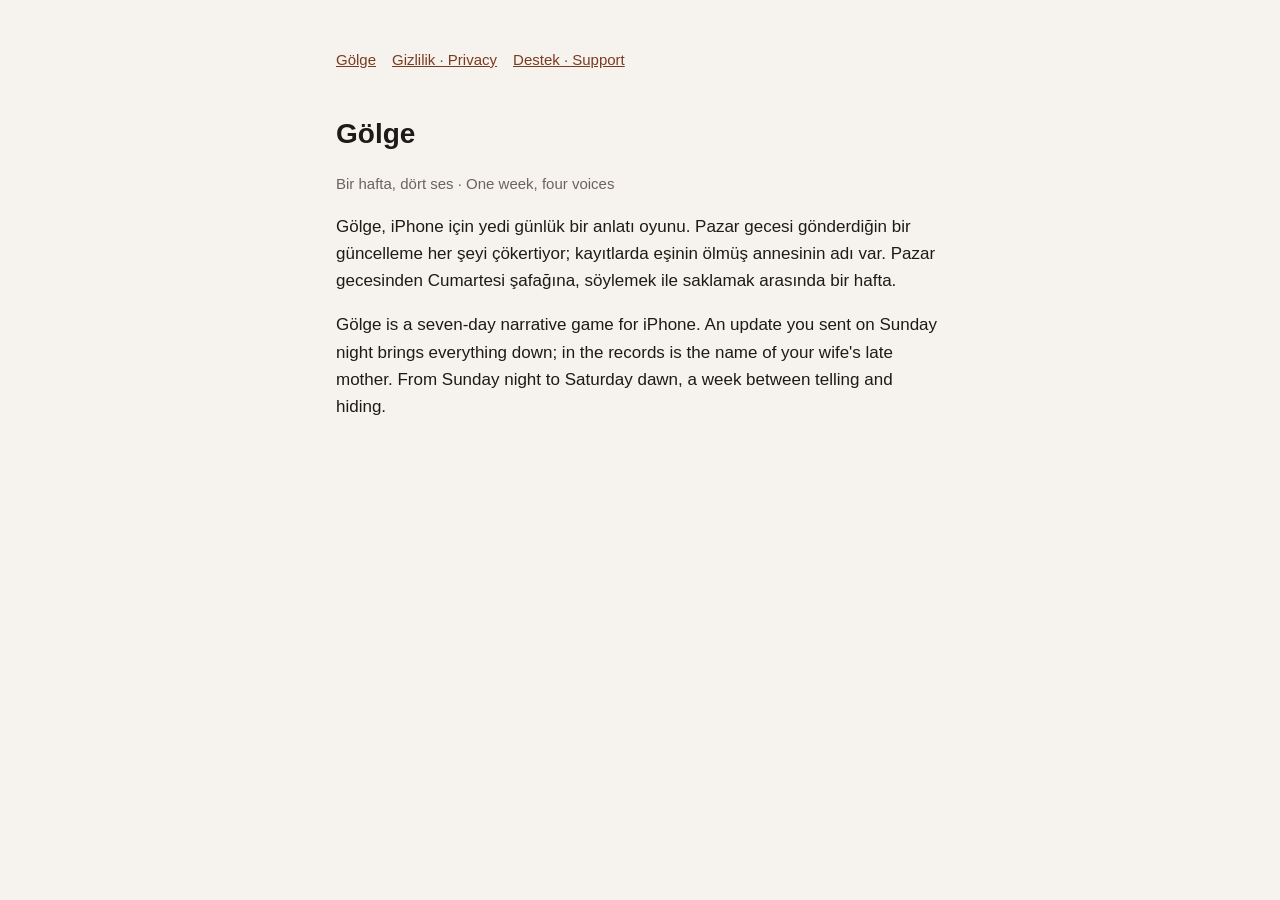
<file: index.html>
<!doctype html><html lang="tr"><head><meta charset="utf-8"><meta name="viewport" content="width=device-width,initial-scale=1">
<title>Gölge</title><link rel="stylesheet" href="style.css"></head><body><main>
<nav><a href="./">Gölge</a><a href="gizlilik.html">Gizlilik · Privacy</a><a href="destek.html">Destek · Support</a></nav>
<h1>Gölge</h1>
<p class="mute">Bir hafta, dört ses · One week, four voices</p>
<p>Gölge, iPhone için yedi günlük bir anlatı oyunu. Pazar gecesi gönderdiğin bir güncelleme her şeyi çökertiyor; kayıtlarda eşinin ölmüş annesinin adı var. Pazar gecesinden Cumartesi şafağına, söylemek ile saklamak arasında bir hafta.</p>
<p>Gölge is a seven-day narrative game for iPhone. An update you sent on Sunday night brings everything down; in the records is the name of your wife's late mother. From Sunday night to Saturday dawn, a week between telling and hiding.</p>
</main></body></html>
</file>
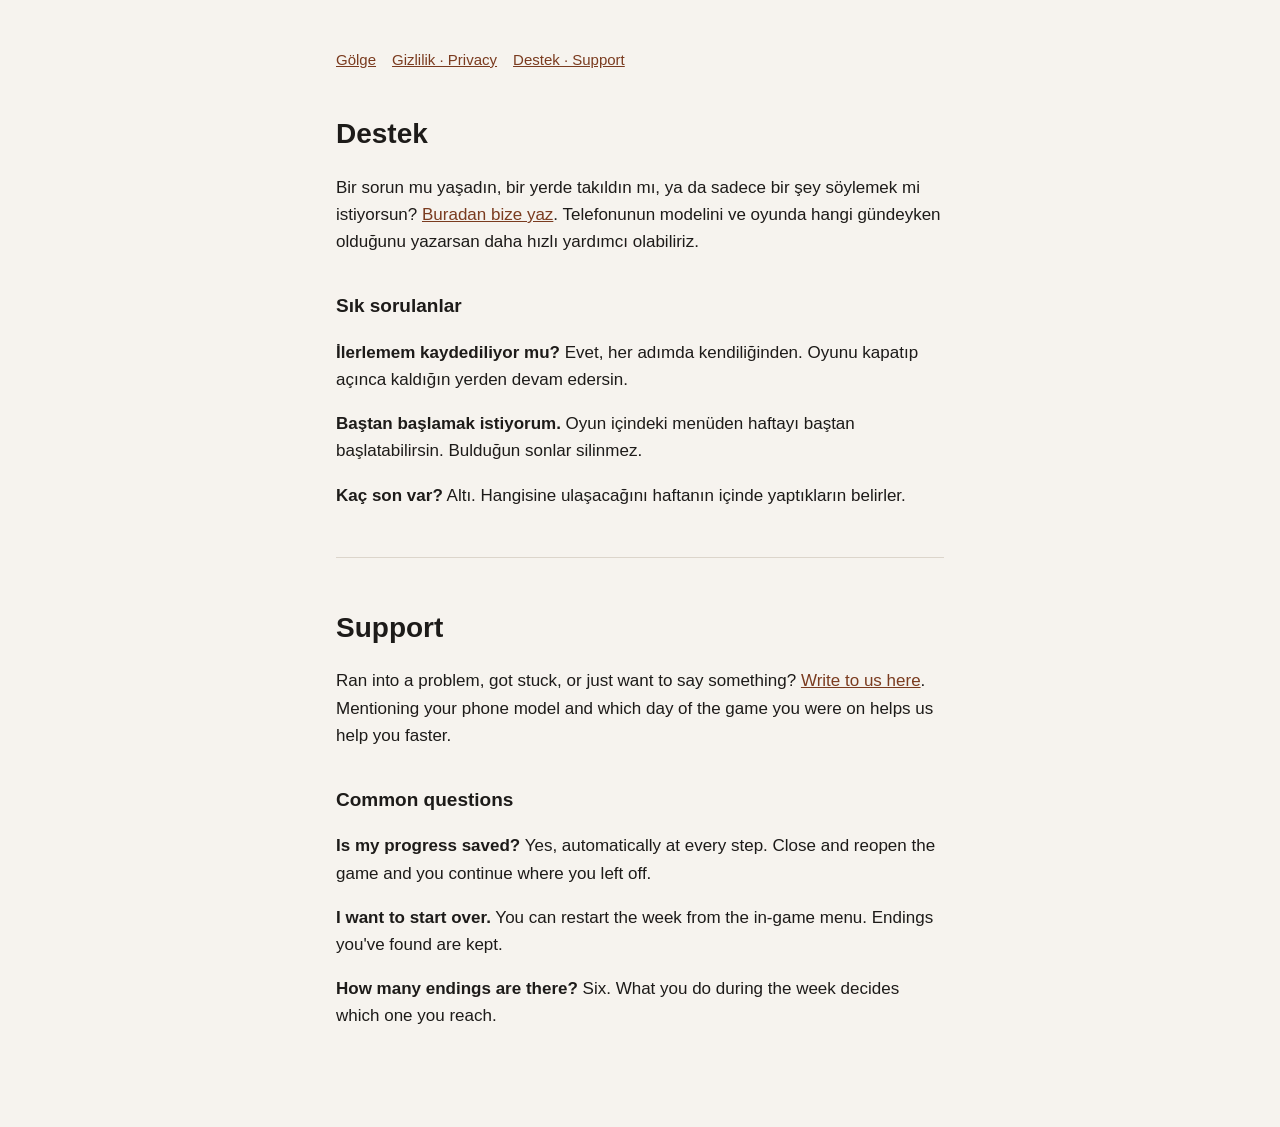
<file: destek.html>
<!doctype html><html lang="tr"><head><meta charset="utf-8"><meta name="viewport" content="width=device-width,initial-scale=1">
<title>Gölge · Destek</title><link rel="stylesheet" href="style.css"></head><body><main>
<nav><a href="./">Gölge</a><a href="gizlilik.html">Gizlilik · Privacy</a><a href="destek.html">Destek · Support</a></nav>
<h1>Destek</h1>
<p>Bir sorun mu yaşadın, bir yerde takıldın mı, ya da sadece bir şey söylemek mi istiyorsun? <a href="https://github.com/ataanuysal/golge/issues/new">Buradan bize yaz</a>. Telefonunun modelini ve oyunda hangi gündeyken olduğunu yazarsan daha hızlı yardımcı olabiliriz.</p>
<h2>Sık sorulanlar</h2>
<p><b>İlerlemem kaydediliyor mu?</b> Evet, her adımda kendiliğinden. Oyunu kapatıp açınca kaldığın yerden devam edersin.</p>
<p><b>Baştan başlamak istiyorum.</b> Oyun içindeki menüden haftayı baştan başlatabilirsin. Bulduğun sonlar silinmez.</p>
<p><b>Kaç son var?</b> Altı. Hangisine ulaşacağını haftanın içinde yaptıkların belirler.</p>
<hr>
<h1>Support</h1>
<p>Ran into a problem, got stuck, or just want to say something? <a href="https://github.com/ataanuysal/golge/issues/new">Write to us here</a>. Mentioning your phone model and which day of the game you were on helps us help you faster.</p>
<h2>Common questions</h2>
<p><b>Is my progress saved?</b> Yes, automatically at every step. Close and reopen the game and you continue where you left off.</p>
<p><b>I want to start over.</b> You can restart the week from the in-game menu. Endings you've found are kept.</p>
<p><b>How many endings are there?</b> Six. What you do during the week decides which one you reach.</p>
</main></body></html>
</file>
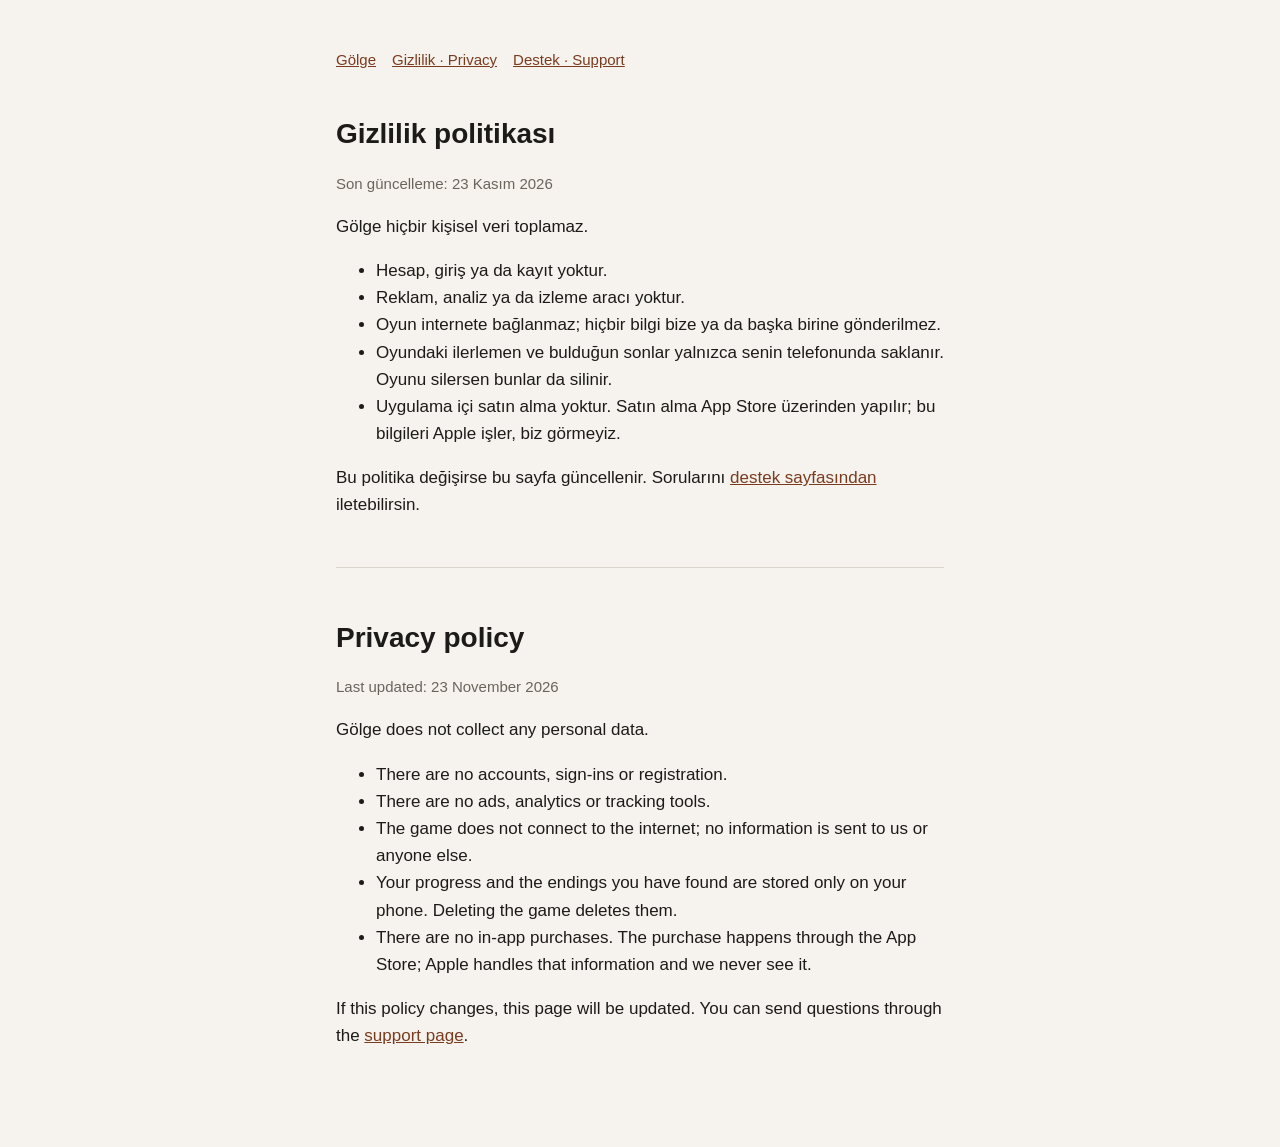
<file: gizlilik.html>
<!doctype html><html lang="tr"><head><meta charset="utf-8"><meta name="viewport" content="width=device-width,initial-scale=1">
<title>Gölge · Gizlilik</title><link rel="stylesheet" href="style.css"></head><body><main>
<nav><a href="./">Gölge</a><a href="gizlilik.html">Gizlilik · Privacy</a><a href="destek.html">Destek · Support</a></nav>
<h1>Gizlilik politikası</h1>
<p class="mute">Son güncelleme: 23 Kasım 2026</p>
<p>Gölge hiçbir kişisel veri toplamaz.</p>
<ul>
<li>Hesap, giriş ya da kayıt yoktur.</li>
<li>Reklam, analiz ya da izleme aracı yoktur.</li>
<li>Oyun internete bağlanmaz; hiçbir bilgi bize ya da başka birine gönderilmez.</li>
<li>Oyundaki ilerlemen ve bulduğun sonlar yalnızca senin telefonunda saklanır. Oyunu silersen bunlar da silinir.</li>
<li>Uygulama içi satın alma yoktur. Satın alma App Store üzerinden yapılır; bu bilgileri Apple işler, biz görmeyiz.</li>
</ul>
<p>Bu politika değişirse bu sayfa güncellenir. Sorularını <a href="destek.html">destek sayfasından</a> iletebilirsin.</p>
<hr>
<h1>Privacy policy</h1>
<p class="mute">Last updated: 23 November 2026</p>
<p>Gölge does not collect any personal data.</p>
<ul>
<li>There are no accounts, sign-ins or registration.</li>
<li>There are no ads, analytics or tracking tools.</li>
<li>The game does not connect to the internet; no information is sent to us or anyone else.</li>
<li>Your progress and the endings you have found are stored only on your phone. Deleting the game deletes them.</li>
<li>There are no in-app purchases. The purchase happens through the App Store; Apple handles that information and we never see it.</li>
</ul>
<p>If this policy changes, this page will be updated. You can send questions through the <a href="destek.html">support page</a>.</p>
</main></body></html>
</file>
<file: style.css>
:root{--bg:#f6f3ee;--fg:#1d1b19;--mute:#6b645c;--line:#dcd5cb;--link:#7a3b1f}
@media (prefers-color-scheme:dark){:root{--bg:#141210;--fg:#ece6dd;--mute:#9a9187;--line:#2e2a26;--link:#e0a07a}}
*{box-sizing:border-box}
body{margin:0;background:var(--bg);color:var(--fg);font:17px/1.6 -apple-system,BlinkMacSystemFont,"Helvetica Neue",sans-serif}
main{max-width:640px;margin:0 auto;padding:48px 16px 80px}
h1{font-size:28px;margin:0 0 4px}
h2{font-size:19px;margin:36px 0 8px}
p,li{color:var(--fg)}
.mute{color:var(--mute);font-size:15px}
a{color:var(--link)}
nav{display:flex;gap:16px;font-size:15px;margin-bottom:40px}
hr{border:0;border-top:1px solid var(--line);margin:48px 0}
</file>
